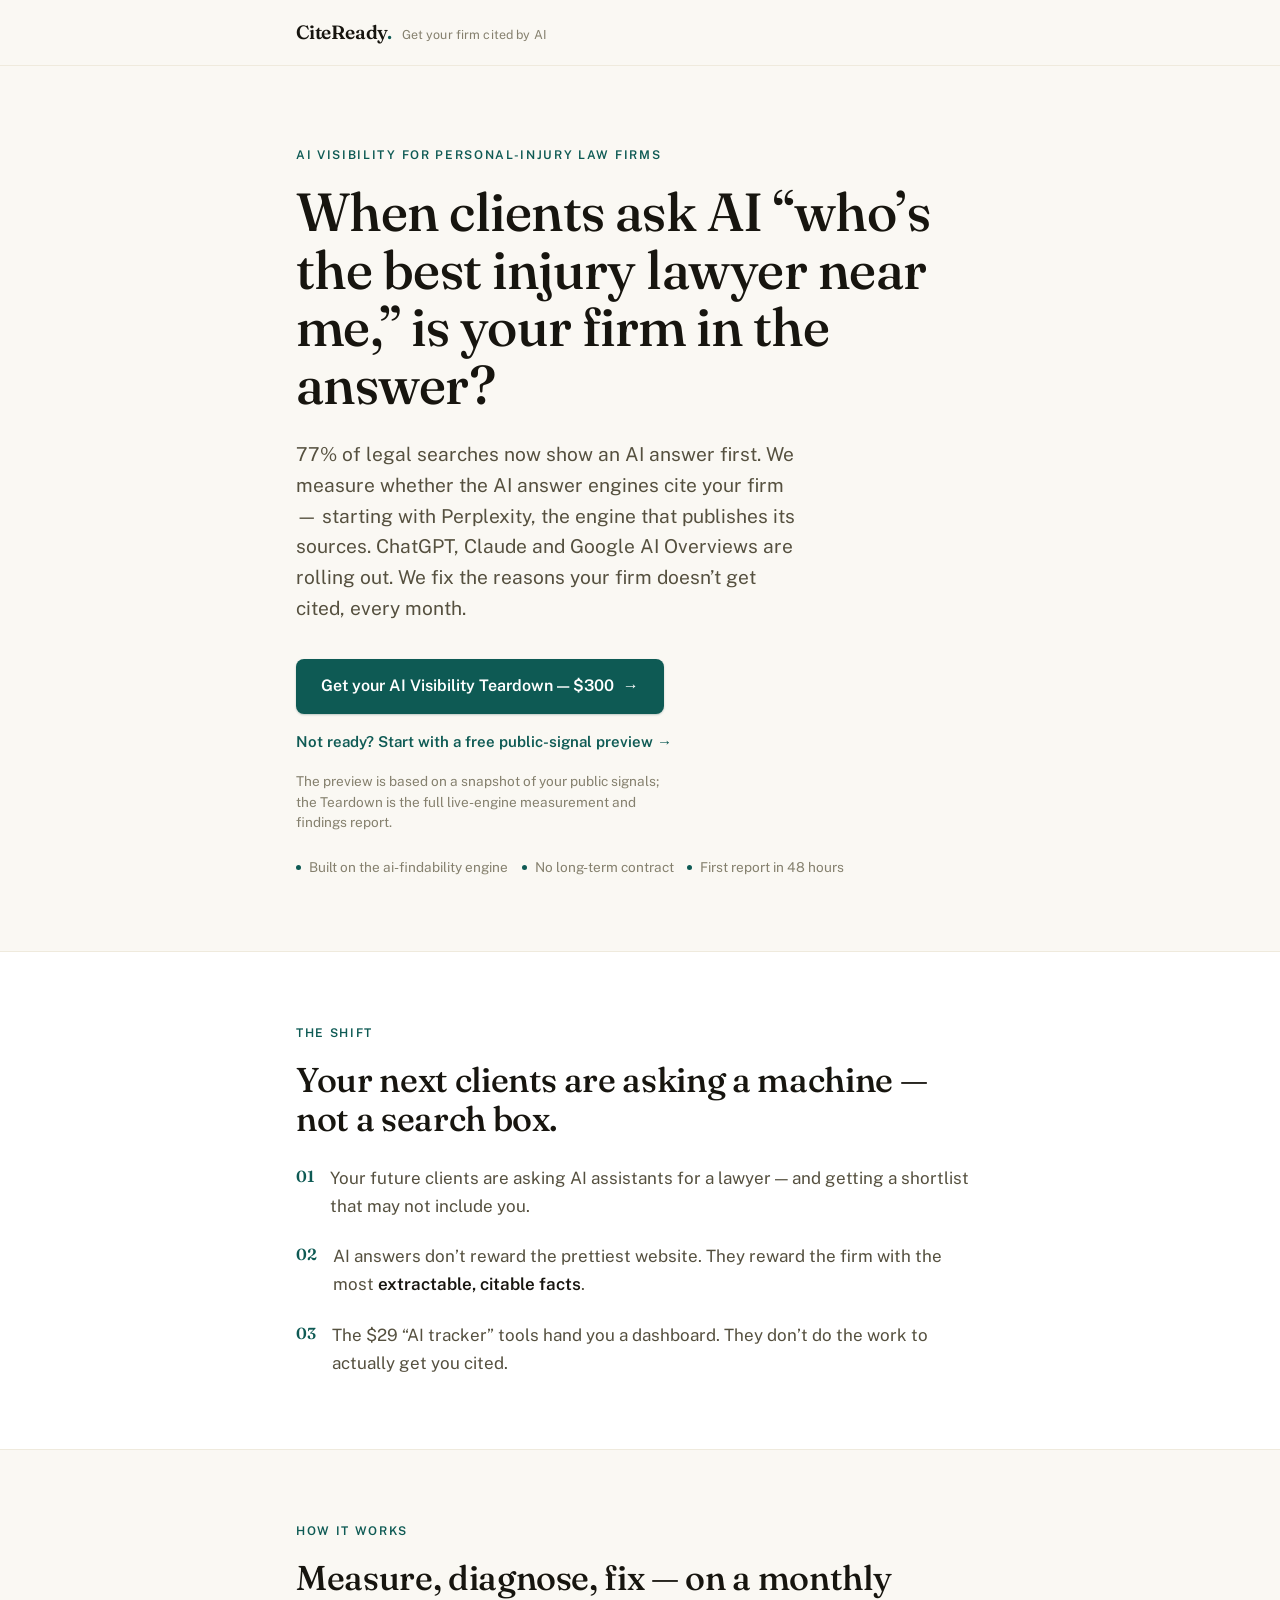
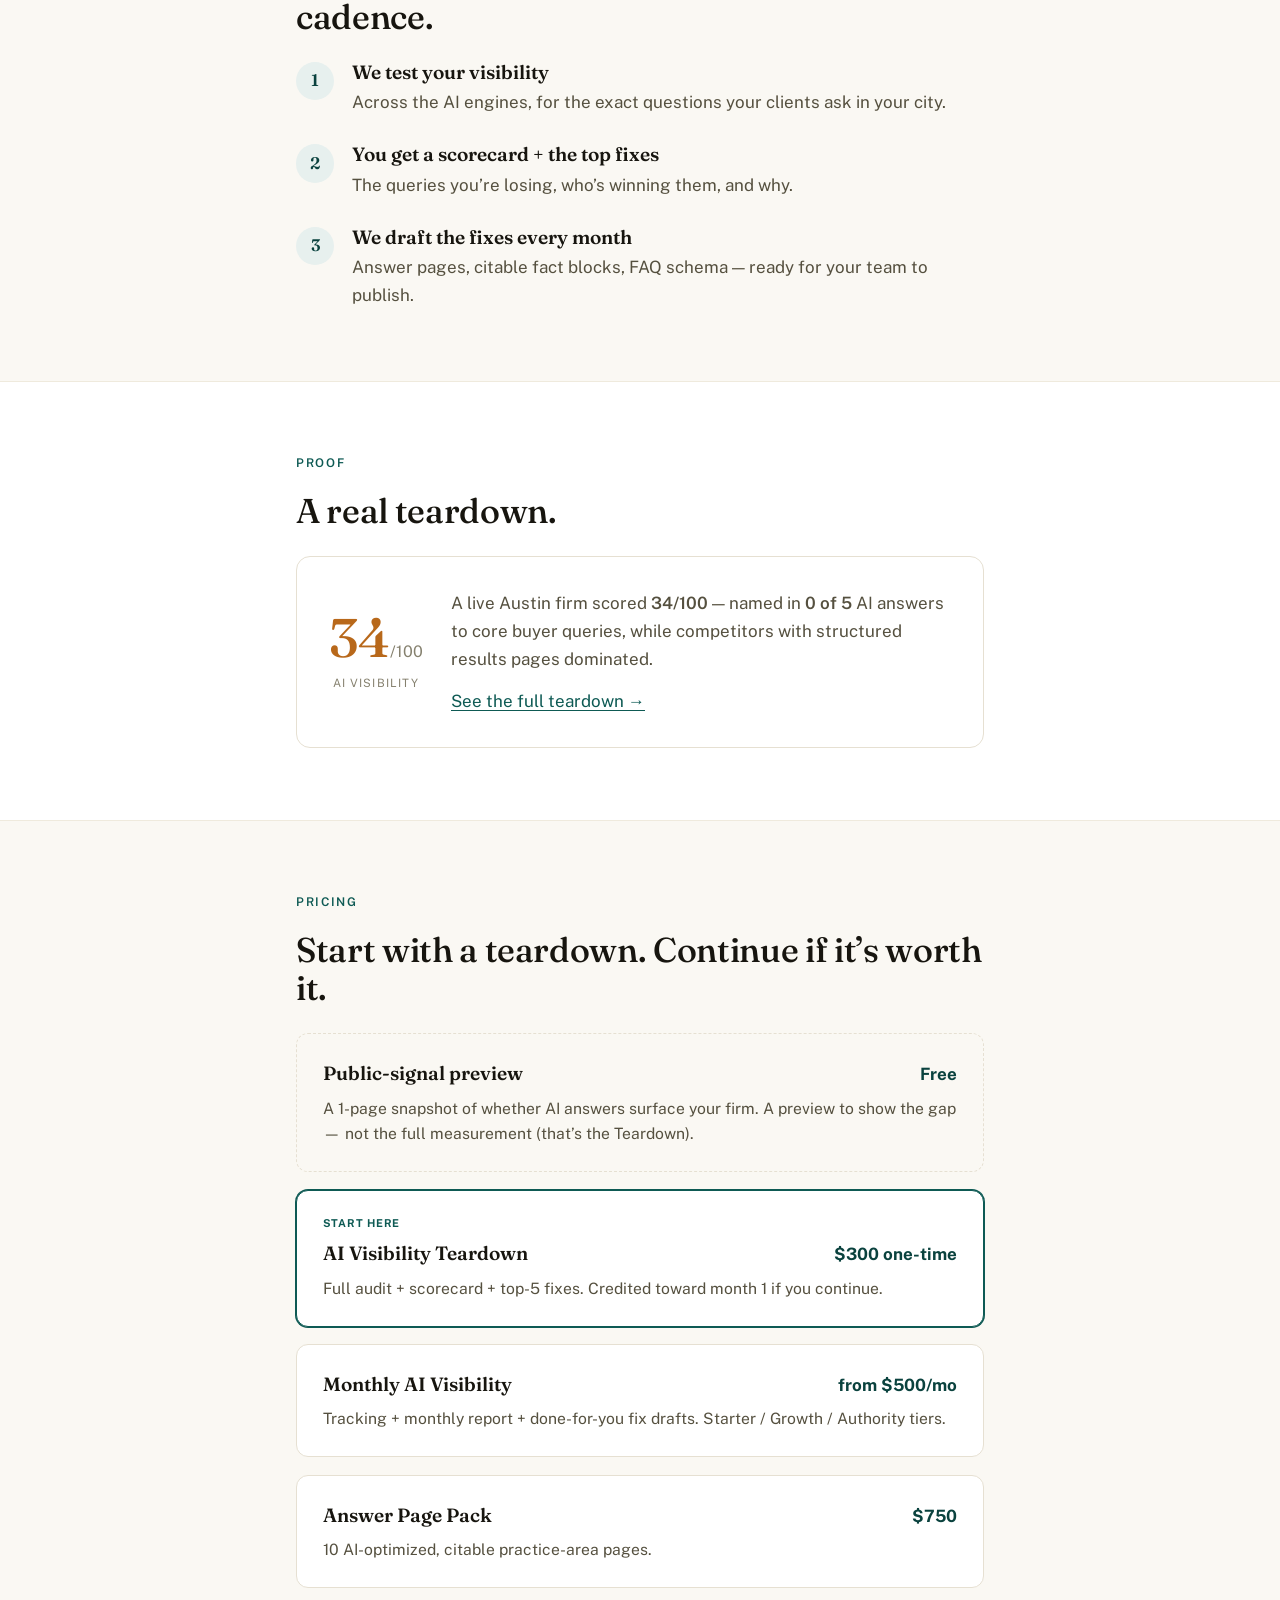
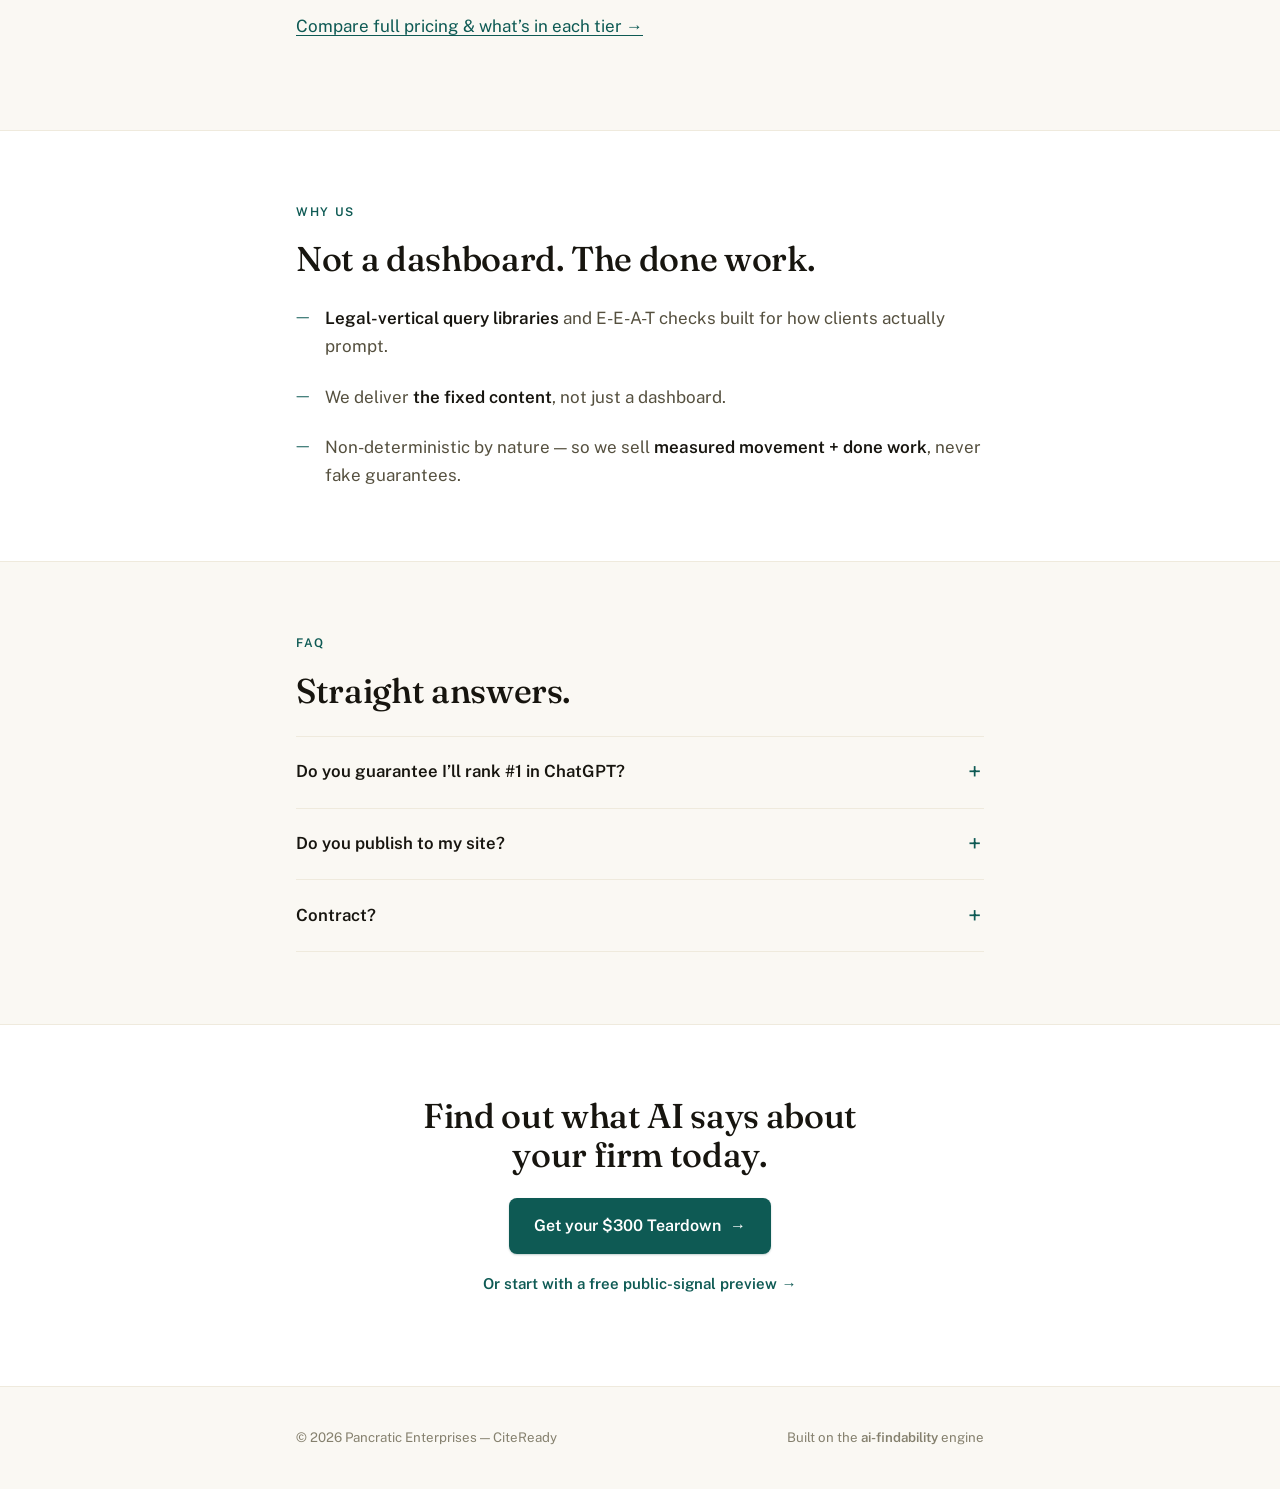
<file: index.html>
<!DOCTYPE html>
<html lang="en">
<head>
<meta charset="utf-8">
<meta name="viewport" content="width=device-width, initial-scale=1">
<title>CiteReady — Get your law firm cited by AI answer engines</title>
<meta name="description" content="CiteReady measures whether AI answer engines cite your personal-injury firm in the answers your future clients see — starting with Perplexity, the engine that publishes its sources — and fixes the reasons they don't, every month.">
<meta name="robots" content="index,follow">
<link rel="canonical" href="https://citeready.pages.dev/">

<meta property="og:type" content="website">
<meta property="og:title" content="Is your firm in the AI answer when clients ask for an injury lawyer?">
<meta property="og:description" content="We measure whether AI answer engines cite your firm, starting with Perplexity — and fix the reasons they don't. Every month.">

<script type="application/ld+json">
{
  "@context": "https://schema.org",
  "@graph": [
    {
      "@type": "Organization",
      "@id": "https://citeready.pages.dev/#organization",
      "name": "CiteReady",
      "url": "https://citeready.pages.dev/",
      "description": "CiteReady measures whether AI answer engines cite personal-injury law firms in the answers their future clients see, and fixes the reasons they don't.",
      "email": "boris.pan+citeready@gmail.com"
    },
    {
      "@type": "Service",
      "name": "AI Visibility Teardown",
      "serviceType": "Generative engine optimization (GEO) audit for law firms",
      "provider": { "@id": "https://citeready.pages.dev/#organization" },
      "areaServed": "US",
      "audience": { "@type": "Audience", "audienceType": "Personal-injury law firms" },
      "description": "A live-probe measurement of whether AI answer engines name and cite a law firm for the buyer-intent queries its future clients actually ask, with a scored report and ranked fixes."
    },
    {
      "@type": "FAQPage",
      "mainEntity": [
        {
          "@type": "Question",
          "name": "Do you guarantee I'll rank #1 in ChatGPT?",
          "acceptedAnswer": {
            "@type": "Answer",
            "text": "No one honestly can — AI answers vary. We guarantee a rigorous monthly measurement and the actual fix work."
          }
        },
        {
          "@type": "Question",
          "name": "Do you publish to my site?",
          "acceptedAnswer": {
            "@type": "Answer",
            "text": "We hand your team publish-ready drafts and specs. (Publishing access optional.)"
          }
        },
        {
          "@type": "Question",
          "name": "Contract?",
          "acceptedAnswer": {
            "@type": "Answer",
            "text": "Month-to-month. Cancel anytime."
          }
        }
      ]
    }
  ]
}
</script>

<link rel="preconnect" href="https://fonts.googleapis.com">
<link rel="preconnect" href="https://fonts.gstatic.com" crossorigin>
<link href="https://fonts.googleapis.com/css2?family=Fraunces:opsz,wght@9..144,400;9..144,500;9..144,600&family=Public+Sans:wght@400;500;600;700&display=swap" rel="stylesheet">
<link rel="stylesheet" href="styles.css">
</head>

<body>

<!--
  ============================================================================
  CTA / PAYMENT LINKS
  - The $300 Teardown buttons go to a live Stripe Payment Link (verified against
    checkout: "AI Visibility Teardown", $300.00 one-time).
  - The free "public-signal preview" CTA is deliberately a mailto: request, NOT a
    Stripe link — it's a per-firm, agent-produced deliverable, not self-serve.
    Contact: boris.pan+citeready@gmail.com
  ============================================================================
-->

<header class="topbar">
  <div class="wrap">
    <a class="wordmark" href="/">CiteReady<span class="dot">.</span></a>
    <span class="byline">Get your firm cited by AI</span>
  </div>
</header>

<main>

  <!-- 1. HERO -->
  <section class="section hero">
    <div class="wrap">
      <p class="eyebrow reveal reveal-1">AI Visibility for Personal-Injury Law Firms</p>
      <h1 class="reveal reveal-1">When clients ask AI &ldquo;who&rsquo;s the best injury lawyer near me,&rdquo; is your firm in the answer?</h1>
      <p class="lede reveal reveal-2">77% of legal searches now show an AI answer first. We measure whether the AI answer engines cite your firm &mdash; starting with Perplexity, the engine that publishes its sources. ChatGPT, Claude and Google AI Overviews are rolling out. We fix the reasons your firm doesn&rsquo;t get cited, every month.</p>
      <div class="cta-row reveal reveal-3">
        <a class="btn btn--primary" href="https://buy.stripe.com/aFa00i4Ww7lO33r4LK83C00">
          Get your AI Visibility Teardown — $300 <span class="arrow">&rarr;</span>
        </a>
        <!-- Free lead-magnet CTA (public-signal preview). Stays a mailto request — it's a
             per-firm, agent-produced deliverable, not self-serve. Do NOT wire to Stripe. -->
        <a class="cta-secondary" href="mailto:boris.pan+citeready@gmail.com?subject=Free%20AI%20visibility%20preview&body=I'd%20like%20a%20free%20public-signal%20preview%20for%20my%20firm.%20Firm%20name%20and%20website%3A%20">
          Not ready? Start with a free public-signal preview <span class="arrow">&rarr;</span>
        </a>
      </div>
      <p class="cta-distinction reveal reveal-3">The preview is based on a snapshot of your public signals; the Teardown is the full live-engine measurement and findings report.</p>
      <div class="trust-line reveal reveal-4">
        <span>Built on the ai-findability engine</span>
        <span>No long-term contract</span>
        <span>First report in 48 hours</span>
      </div>
    </div>
  </section>

  <!-- 2. PROBLEM -->
  <section class="section section--tint">
    <div class="wrap">
      <p class="eyebrow">The shift</p>
      <h2>Your next clients are asking a machine — not a search box.</h2>
      <div class="stack">
        <div class="point">
          <span class="marker">01</span>
          <p>Your future clients are asking AI assistants for a lawyer — and getting a shortlist that may not include you.</p>
        </div>
        <div class="point">
          <span class="marker">02</span>
          <p>AI answers don&rsquo;t reward the prettiest website. They reward the firm with the most <strong>extractable, citable facts</strong>.</p>
        </div>
        <div class="point">
          <span class="marker">03</span>
          <p>The $29 &ldquo;AI tracker&rdquo; tools hand you a dashboard. They don&rsquo;t do the work to actually get you cited.</p>
        </div>
      </div>
    </div>
  </section>

  <!-- 3. HOW IT WORKS -->
  <section class="section">
    <div class="wrap">
      <p class="eyebrow">How it works</p>
      <h2>Measure, diagnose, fix — on a monthly cadence.</h2>
      <div class="steps">
        <div class="step">
          <span class="num"></span>
          <div>
            <h3>We test your visibility</h3>
            <p>Across the AI engines, for the exact questions your clients ask in your city.</p>
          </div>
        </div>
        <div class="step">
          <span class="num"></span>
          <div>
            <h3>You get a scorecard + the top fixes</h3>
            <p>The queries you&rsquo;re losing, who&rsquo;s winning them, and why.</p>
          </div>
        </div>
        <div class="step">
          <span class="num"></span>
          <div>
            <h3>We draft the fixes every month</h3>
            <p>Answer pages, citable fact blocks, FAQ schema — ready for your team to publish.</p>
          </div>
        </div>
      </div>
    </div>
  </section>

  <!-- 4. PROOF -->
  <section class="section section--tint">
    <div class="wrap">
      <p class="eyebrow">Proof</p>
      <h2>A real teardown.</h2>
      <div class="proof-card">
        <div class="score-dial">
          <div><span class="val">34</span><span class="max">/100</span></div>
          <div class="label">AI Visibility</div>
        </div>
        <div class="body">
          <p>A live Austin firm scored <strong>34/100</strong> — named in <strong>0 of 5</strong> AI answers to core buyer queries, while competitors with structured results pages dominated.</p>
          <p><a href="teardown.html">See the full teardown &rarr;</a></p>
        </div>
      </div>
    </div>
  </section>

  <!-- 5. PRICING -->
  <section class="section">
    <div class="wrap">
      <p class="eyebrow">Pricing</p>
      <h2>Start with a teardown. Continue if it&rsquo;s worth it.</h2>
      <div class="tiers">
        <div class="tier tier--free">
          <div class="tier-head">
            <span class="name">Public-signal preview</span>
            <span class="price">Free</span>
          </div>
          <p class="desc">A 1-page snapshot of whether AI answers surface your firm. A preview to show the gap &mdash; not the full measurement (that&rsquo;s the Teardown).</p>
        </div>
        <div class="tier tier--feature">
          <span class="tag">Start here</span>
          <div class="tier-head">
            <span class="name">AI Visibility Teardown</span>
            <span class="price">$300 one-time</span>
          </div>
          <p class="desc">Full audit + scorecard + top-5 fixes. Credited toward month 1 if you continue.</p>
        </div>
        <div class="tier">
          <div class="tier-head">
            <span class="name">Monthly AI Visibility</span>
            <span class="price">from $500/mo</span>
          </div>
          <p class="desc">Tracking + monthly report + done-for-you fix drafts. Starter / Growth / Authority tiers.</p>
        </div>
        <div class="tier">
          <div class="tier-head">
            <span class="name">Answer Page Pack</span>
            <span class="price">$750</span>
          </div>
          <p class="desc">10 AI-optimized, citable practice-area pages.</p>
        </div>
      </div>
      <p style="margin-top:1.5rem"><a href="pricing.html">Compare full pricing &amp; what&rsquo;s in each tier &rarr;</a></p>
    </div>
  </section>

  <!-- 6. WHY US -->
  <section class="section section--tint">
    <div class="wrap">
      <p class="eyebrow">Why us</p>
      <h2>Not a dashboard. The done work.</h2>
      <div class="stack">
        <div class="point">
          <span class="marker">&#8212;</span>
          <p><strong>Legal-vertical query libraries</strong> and E-E-A-T checks built for how clients actually prompt.</p>
        </div>
        <div class="point">
          <span class="marker">&#8212;</span>
          <p>We deliver <strong>the fixed content</strong>, not just a dashboard.</p>
        </div>
        <div class="point">
          <span class="marker">&#8212;</span>
          <p>Non-deterministic by nature — so we sell <strong>measured movement + done work</strong>, never fake guarantees.</p>
        </div>
      </div>
    </div>
  </section>

  <!-- 7. FAQ -->
  <section class="section">
    <div class="wrap">
      <p class="eyebrow">FAQ</p>
      <h2>Straight answers.</h2>
      <div class="faq">
        <details>
          <summary>Do you guarantee I&rsquo;ll rank #1 in ChatGPT?</summary>
          <p>No one honestly can — AI answers vary. We guarantee a rigorous monthly measurement and the actual fix work.</p>
        </details>
        <details>
          <summary>Do you publish to my site?</summary>
          <p>We hand your team publish-ready drafts and specs. (Publishing access optional.)</p>
        </details>
        <details>
          <summary>Contract?</summary>
          <p>Month-to-month. Cancel anytime.</p>
        </details>
      </div>
    </div>
  </section>

  <!-- 8. FINAL CTA -->
  <section class="section section--tint final">
    <div class="wrap">
      <h2>Find out what AI says about your firm today.</h2>
      <a class="btn btn--primary" href="https://buy.stripe.com/aFa00i4Ww7lO33r4LK83C00">
        Get your $300 Teardown <span class="arrow">&rarr;</span>
      </a>
      <!-- Free lead-magnet CTA — stays a mailto request, not Stripe. -->
      <p class="final-secondary"><a href="mailto:boris.pan+citeready@gmail.com?subject=Free%20AI%20visibility%20preview&body=I'd%20like%20a%20free%20public-signal%20preview%20for%20my%20firm.%20Firm%20name%20and%20website%3A%20">Or start with a free public-signal preview <span class="arrow">&rarr;</span></a></p>
    </div>
  </section>

</main>

<footer class="footer">
  <div class="wrap">
    <span>© 2026 Pancratic Enterprises — CiteReady</span>
    <span>Built on the <strong>ai-findability</strong> engine</span>
  </div>
</footer>

<!-- Cloudflare Web Analytics — token is public by design, safe to commit. -->
<script type="module" src="https://static.cloudflareinsights.com/beacon.min.js" data-cf-beacon='{"token": "3e670fac118048748fa1df67899628dd"}'></script>

</body>
</html>
</file>
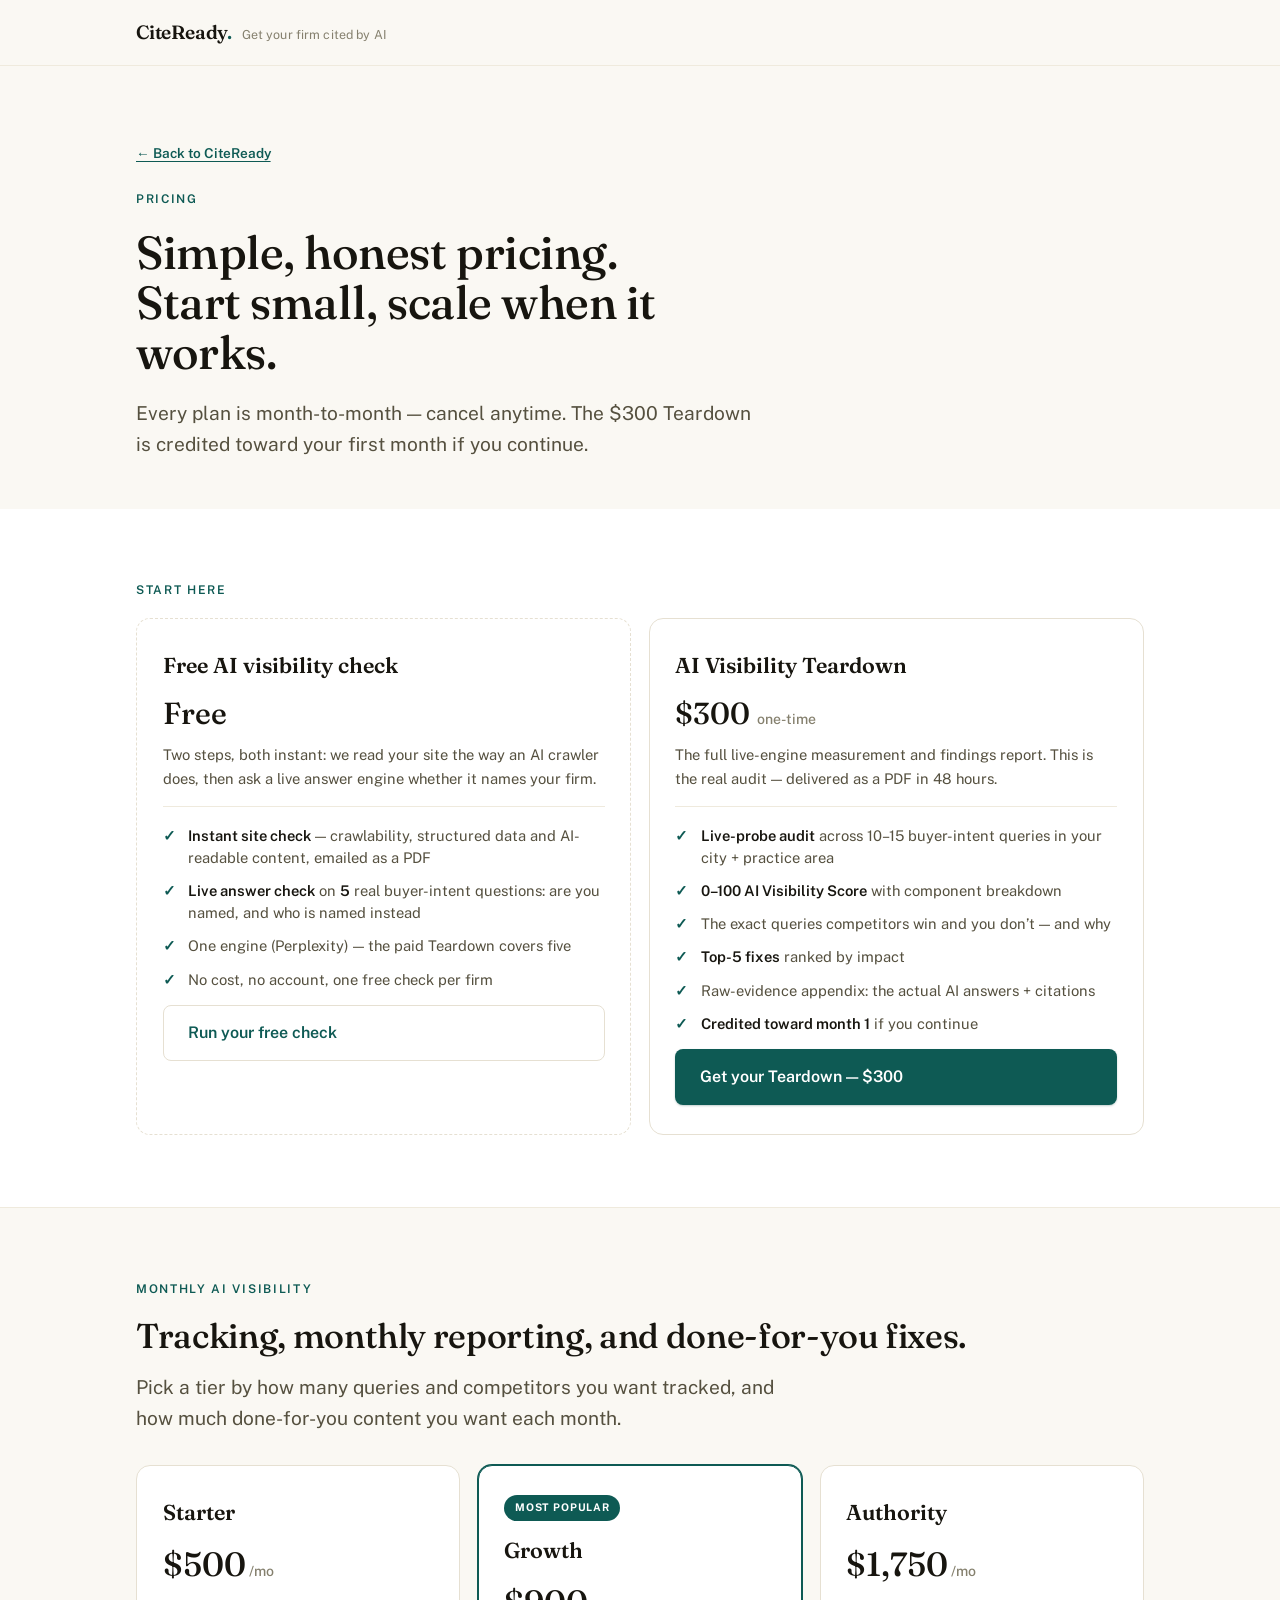
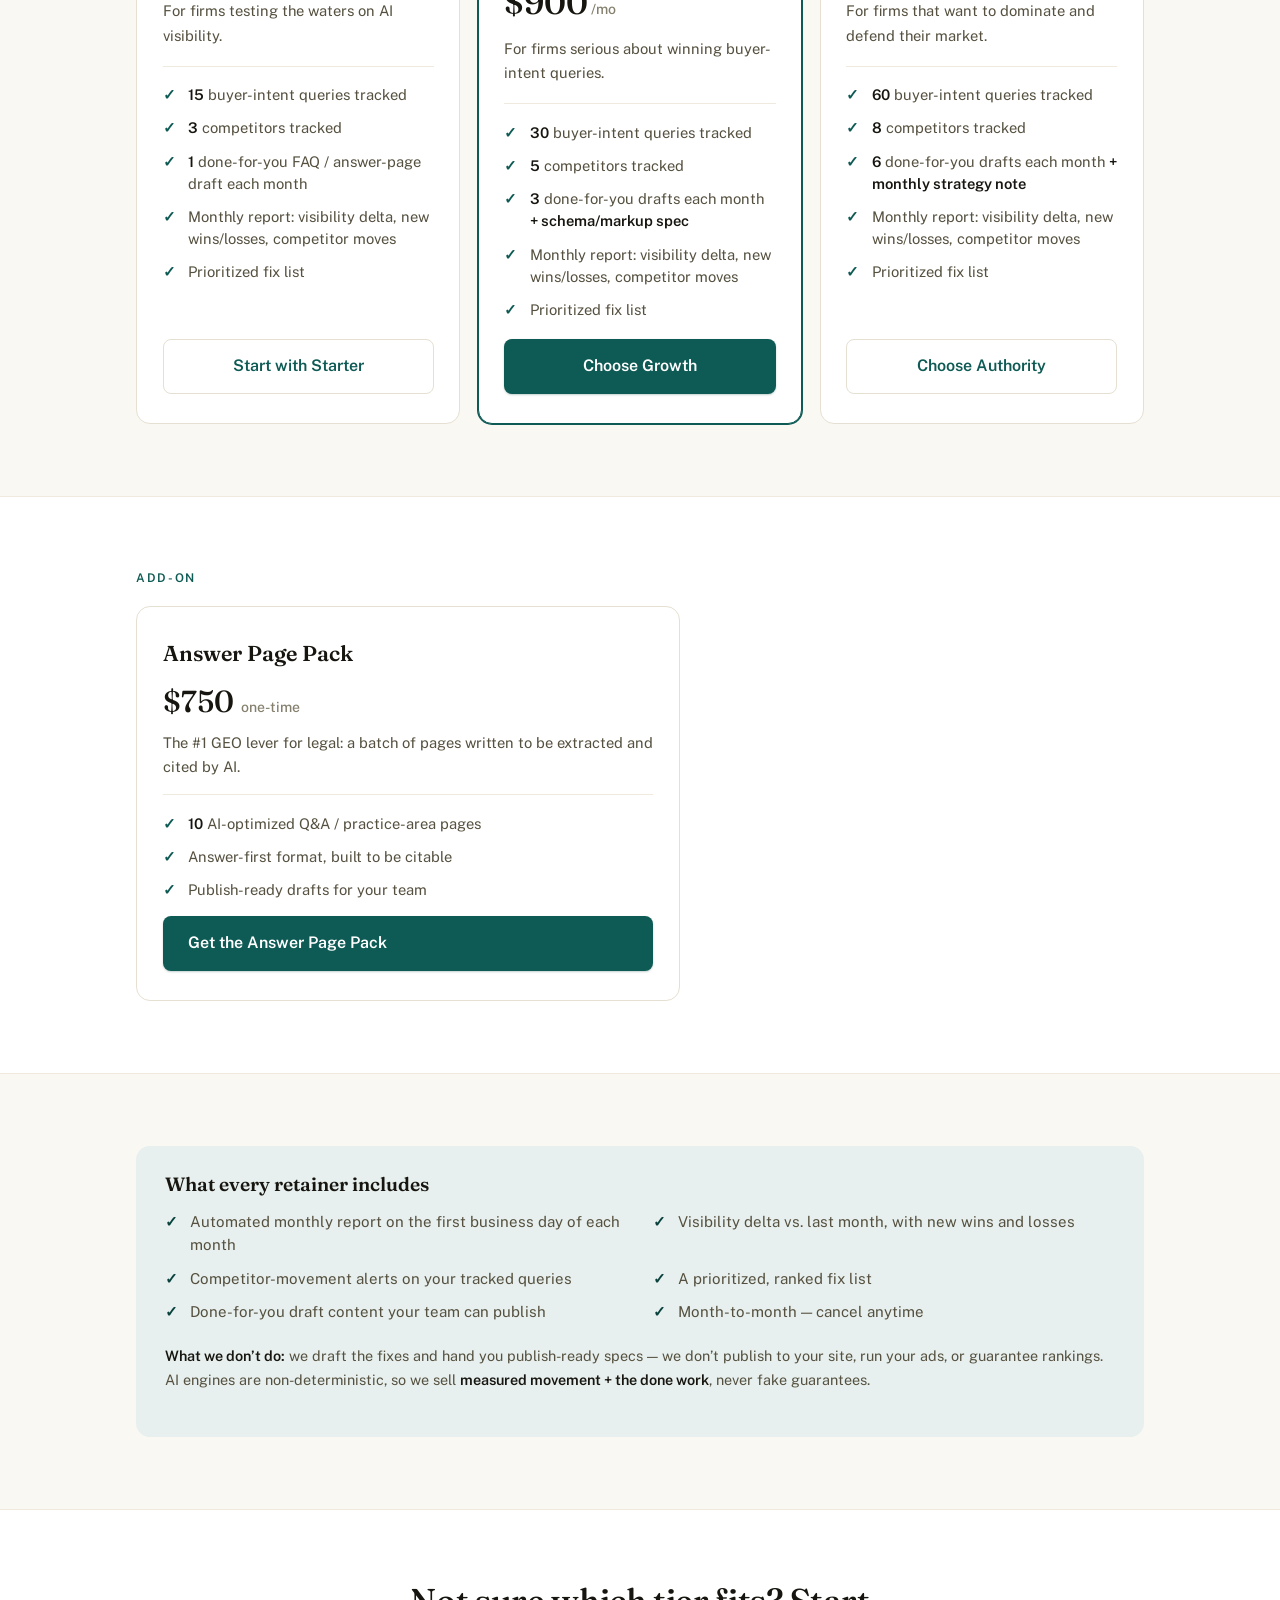
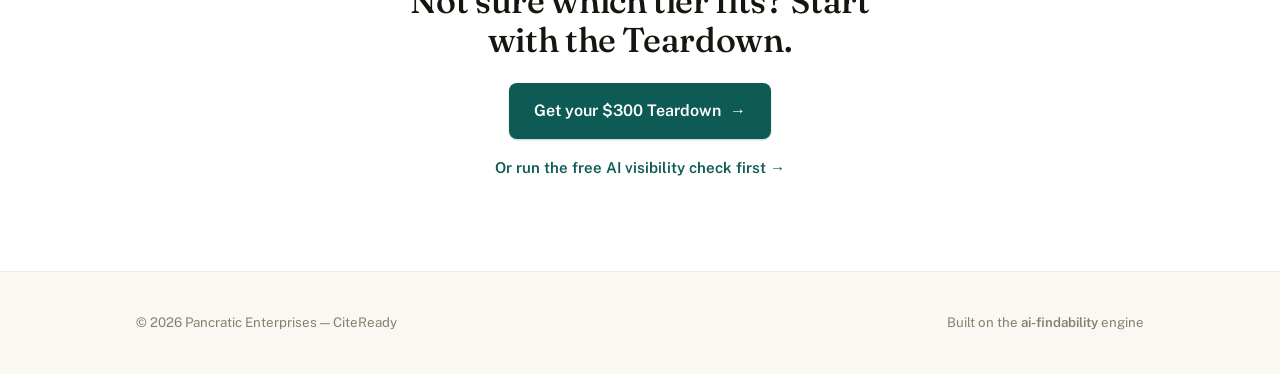
<file: pricing.html>
<!DOCTYPE html>
<html lang="en">
<head>
<meta charset="utf-8">
<meta name="viewport" content="width=device-width, initial-scale=1">
<title>Pricing — CiteReady</title>
<meta name="description" content="CiteReady pricing: the free public-signal preview, the $300 AI Visibility Teardown, monthly retainer tiers (Starter / Growth / Authority), and the Answer Page Pack — with exactly what's included in each.">
<meta name="robots" content="index,follow">

<link rel="preconnect" href="https://fonts.googleapis.com">
<link rel="preconnect" href="https://fonts.gstatic.com" crossorigin>
<link href="https://fonts.googleapis.com/css2?family=Fraunces:opsz,wght@9..144,400;9..144,500;9..144,600&family=Public+Sans:wght@400;500;600;700&display=swap" rel="stylesheet">
<link rel="stylesheet" href="styles.css">
</head>

<body>

<!--
  ============================================================================
  CTA / PAYMENT LINKS
  - All 5 paid CTAs go to live Stripe Payment Links. Each was verified against its own
    checkout page: Teardown $300 one-time · Starter $500/mo · Growth $900/mo ·
    Authority $1,750/mo · Answer Page Pack $750 one-time.
  - The free CTA points at the self-serve preview app (the ai-findability deploy) — never
    wire it to Stripe. It was a mailto: hand-off until 2026-08-29, when the preview became
    automated: instant crawl audit emailed as a PDF, plus an opt-in live single-engine check
    gated by Turnstile + email confirmation, capped at one per firm.
  - Update the href here if the preview moves to its own subdomain (e.g. app.citeready.com).
  ============================================================================
-->

<header class="topbar">
  <div class="wrap wrap--wide">
    <a class="wordmark" href="/">CiteReady<span class="dot">.</span></a>
    <span class="byline">Get your firm cited by AI</span>
  </div>
</header>

<main>

  <section class="section" style="padding-bottom:2rem">
    <div class="wrap wrap--wide">
      <a class="back-link" href="/">&larr; Back to CiteReady</a>
      <p class="eyebrow" style="margin-top:1.5rem">Pricing</p>
      <h1 style="font-size:clamp(2rem,4.6vw,2.9rem);max-width:18ch">Simple, honest pricing. Start small, scale when it works.</h1>
      <p class="lede" style="max-width:52ch;margin-top:1.25rem">Every plan is month-to-month — cancel anytime. The $300 Teardown is credited toward your first month if you continue.</p>
    </div>
  </section>

  <!-- START HERE: free preview + teardown -->
  <section class="section section--tint" style="border-top:0">
    <div class="wrap wrap--wide">
      <p class="eyebrow">Start here</p>
      <div class="onetime-grid">

        <div class="onetime onetime--free">
          <div class="plan-name">Free AI visibility check</div>
          <div class="plan-price">Free</div>
          <p class="plan-pos">Two steps, both instant: we read your site the way an AI crawler does, then ask a live answer engine whether it names your firm.</p>
          <ul class="feat-list">
            <li><strong>Instant site check</strong> &mdash; crawlability, structured data and AI-readable content, emailed as a PDF</li>
            <li><strong>Live answer check</strong> on <strong>5</strong> real buyer-intent questions: are you named, and who is named instead</li>
            <li>One engine (Perplexity) &mdash; the paid Teardown covers five</li>
            <li>No cost, no account, one free check per firm</li>
          </ul>
          <!-- Free lead-magnet CTA — the self-serve preview app, never Stripe. -->
          <a class="btn btn--ghost" href="https://ai-findability.vercel.app/">Run your free check</a>
        </div>

        <div class="onetime">
          <div class="plan-name">AI Visibility Teardown</div>
          <div class="plan-price">$300 <span class="per">one-time</span></div>
          <p class="plan-pos">The full live-engine measurement and findings report. This is the real audit — delivered as a PDF in 48 hours.</p>
          <ul class="feat-list">
            <li><strong>Live-probe audit</strong> across 10&ndash;15 buyer-intent queries in your city + practice area</li>
            <li><strong>0&ndash;100 AI Visibility Score</strong> with component breakdown</li>
            <li>The exact queries competitors win and you don&rsquo;t &mdash; and why</li>
            <li><strong>Top-5 fixes</strong> ranked by impact</li>
            <li>Raw-evidence appendix: the actual AI answers + citations</li>
            <li><strong>Credited toward month 1</strong> if you continue</li>
          </ul>
          <a class="btn btn--primary" href="https://buy.stripe.com/aFa00i4Ww7lO33r4LK83C00">Get your Teardown &mdash; $300</a>
        </div>

      </div>
    </div>
  </section>

  <!-- MONTHLY RETAINER TIERS -->
  <section class="section">
    <div class="wrap wrap--wide">
      <p class="eyebrow">Monthly AI Visibility</p>
      <h2>Tracking, monthly reporting, and done-for-you fixes.</h2>
      <p class="lede" style="max-width:54ch;margin-top:-0.6rem;margin-bottom:2rem">Pick a tier by how many queries and competitors you want tracked, and how much done-for-you content you want each month.</p>

      <div class="plan-grid">

        <div class="plan">
          <div class="plan-name">Starter</div>
          <div class="plan-price">$500<span class="per"> /mo</span></div>
          <p class="plan-pos">For firms testing the waters on AI visibility.</p>
          <ul class="feat-list">
            <li><strong>15</strong> buyer-intent queries tracked</li>
            <li><strong>3</strong> competitors tracked</li>
            <li><strong>1</strong> done-for-you FAQ / answer-page draft each month</li>
            <li>Monthly report: visibility delta, new wins/losses, competitor moves</li>
            <li>Prioritized fix list</li>
          </ul>
          <a class="btn btn--ghost" href="https://buy.stripe.com/4gM9AS9cM6hKdI50vu83C02">Start with Starter</a>
        </div>

        <div class="plan plan--featured">
          <span class="plan-tag">Most popular</span>
          <div class="plan-name">Growth</div>
          <div class="plan-price">$900<span class="per"> /mo</span></div>
          <p class="plan-pos">For firms serious about winning buyer-intent queries.</p>
          <ul class="feat-list">
            <li><strong>30</strong> buyer-intent queries tracked</li>
            <li><strong>5</strong> competitors tracked</li>
            <li><strong>3</strong> done-for-you drafts each month <strong>+ schema/markup spec</strong></li>
            <li>Monthly report: visibility delta, new wins/losses, competitor moves</li>
            <li>Prioritized fix list</li>
          </ul>
          <a class="btn btn--primary" href="https://buy.stripe.com/14A14m2OogWocE10vu83C01">Choose Growth</a>
        </div>

        <div class="plan">
          <div class="plan-name">Authority</div>
          <div class="plan-price">$1,750<span class="per"> /mo</span></div>
          <p class="plan-pos">For firms that want to dominate and defend their market.</p>
          <ul class="feat-list">
            <li><strong>60</strong> buyer-intent queries tracked</li>
            <li><strong>8</strong> competitors tracked</li>
            <li><strong>6</strong> done-for-you drafts each month <strong>+ monthly strategy note</strong></li>
            <li>Monthly report: visibility delta, new wins/losses, competitor moves</li>
            <li>Prioritized fix list</li>
          </ul>
          <a class="btn btn--ghost" href="https://buy.stripe.com/aFabJ00Gg5dGcE1a6483C03">Choose Authority</a>
        </div>

      </div>
    </div>
  </section>

  <!-- ADD-ON -->
  <section class="section section--tint">
    <div class="wrap wrap--wide">
      <p class="eyebrow">Add-on</p>
      <div class="onetime" style="max-width:34rem">
        <div class="plan-name">Answer Page Pack</div>
        <div class="plan-price">$750 <span class="per">one-time</span></div>
        <p class="plan-pos">The #1 GEO lever for legal: a batch of pages written to be extracted and cited by AI.</p>
        <ul class="feat-list">
          <li><strong>10</strong> AI-optimized Q&amp;A / practice-area pages</li>
          <li>Answer-first format, built to be citable</li>
          <li>Publish-ready drafts for your team</li>
        </ul>
        <a class="btn btn--primary" href="https://buy.stripe.com/dRmdR83Ss49CeM90vu83C04">Get the Answer Page Pack</a>
      </div>
    </div>
  </section>

  <!-- WHAT EVERY PLAN INCLUDES + SCOPE HONESTY -->
  <section class="section">
    <div class="wrap wrap--wide">
      <div class="includes-band">
        <h3>What every retainer includes</h3>
        <ul class="includes-list">
          <li>Automated monthly report on the first business day of each month</li>
          <li>Visibility delta vs. last month, with new wins and losses</li>
          <li>Competitor-movement alerts on your tracked queries</li>
          <li>A prioritized, ranked fix list</li>
          <li>Done-for-you draft content your team can publish</li>
          <li>Month-to-month &mdash; cancel anytime</li>
        </ul>
        <p class="scope-note"><strong>What we don&rsquo;t do:</strong> we draft the fixes and hand you publish-ready specs &mdash; we don&rsquo;t publish to your site, run your ads, or guarantee rankings. AI engines are non-deterministic, so we sell <strong>measured movement + the done work</strong>, never fake guarantees.</p>
      </div>
    </div>
  </section>

  <!-- FINAL CTA -->
  <section class="section section--tint final">
    <div class="wrap">
      <h2>Not sure which tier fits? Start with the Teardown.</h2>
      <a class="btn btn--primary" href="https://buy.stripe.com/aFa00i4Ww7lO33r4LK83C00">
        Get your $300 Teardown <span class="arrow">&rarr;</span>
      </a>
      <p class="final-secondary"><a href="https://ai-findability.vercel.app/">Or run the free AI visibility check first <span class="arrow">&rarr;</span></a></p>
    </div>
  </section>

</main>

<footer class="footer">
  <div class="wrap wrap--wide">
    <span>© 2026 Pancratic Enterprises — CiteReady</span>
    <span>Built on the <strong>ai-findability</strong> engine</span>
  </div>
</footer>

<!-- Cloudflare Web Analytics — token is public by design, safe to commit. -->
<script type="module" src="https://static.cloudflareinsights.com/beacon.min.js" data-cf-beacon='{"token": "3e670fac118048748fa1df67899628dd"}'></script>

</body>
</html>
</file>
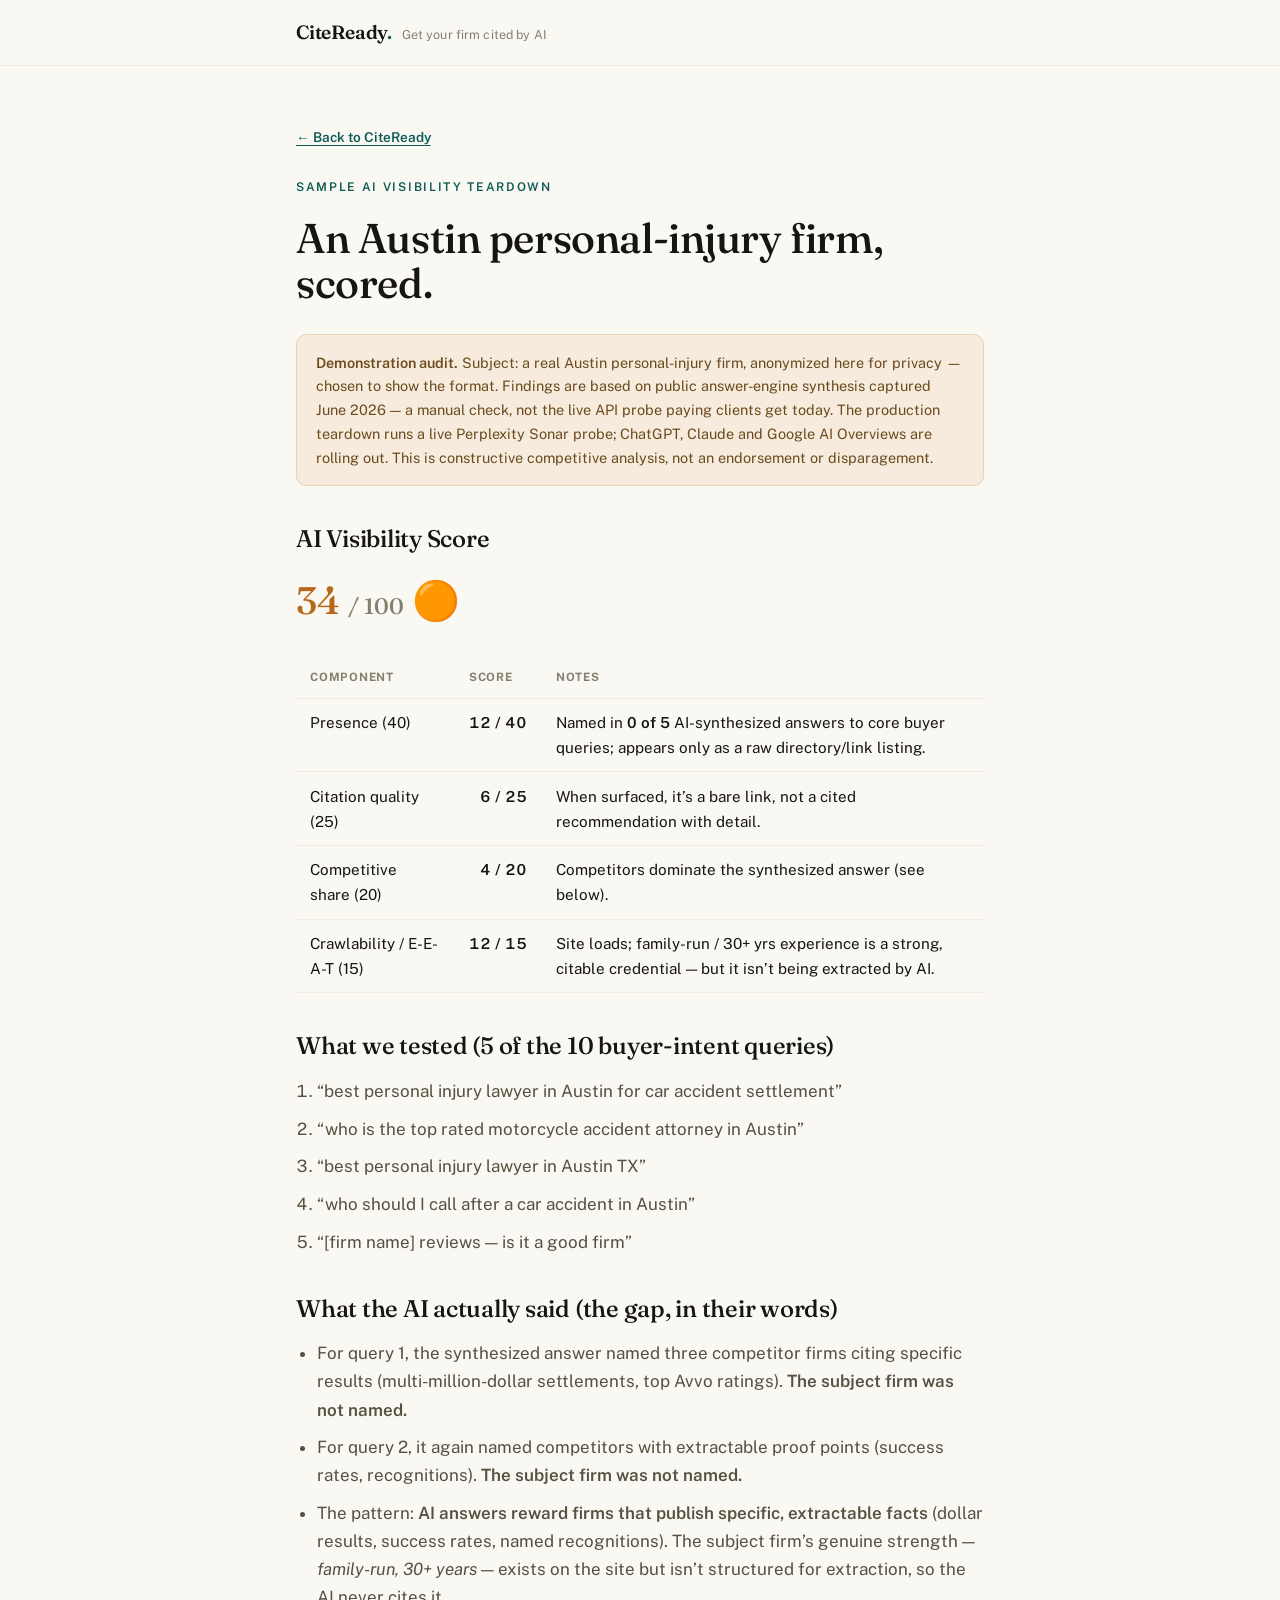
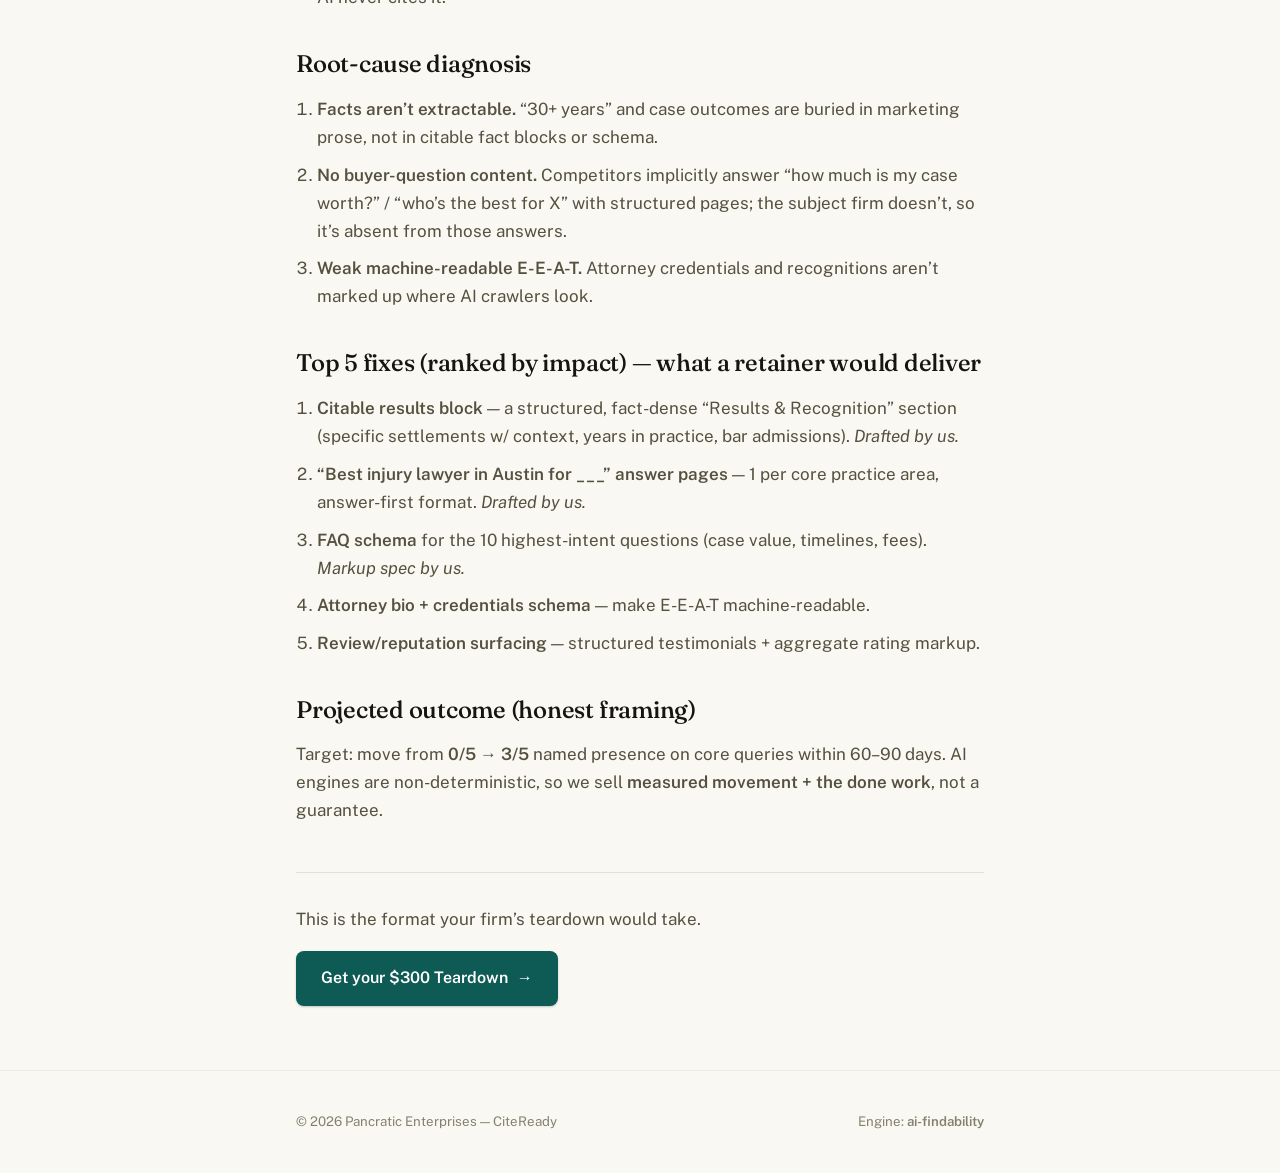
<file: teardown.html>
<!DOCTYPE html>
<html lang="en">
<head>
<meta charset="utf-8">
<meta name="viewport" content="width=device-width, initial-scale=1">
<title>Sample AI Visibility Teardown — CiteReady</title>
<meta name="description" content="A real, anonymized sample of a CiteReady AI Visibility Teardown for an Austin personal-injury firm — the same format we deliver to paying clients.">
<meta name="robots" content="index,follow">
<link rel="canonical" href="https://citeready.pages.dev/teardown.html">

<script type="application/ld+json">
{
  "@context": "https://schema.org",
  "@type": "Organization",
  "@id": "https://citeready.pages.dev/#organization",
  "name": "CiteReady",
  "url": "https://citeready.pages.dev/",
  "description": "CiteReady measures whether AI answer engines cite personal-injury law firms in the answers their future clients see, and fixes the reasons they don't.",
  "email": "boris.pan+citeready@gmail.com"
}
</script>

<link rel="preconnect" href="https://fonts.googleapis.com">
<link rel="preconnect" href="https://fonts.gstatic.com" crossorigin>
<link href="https://fonts.googleapis.com/css2?family=Fraunces:opsz,wght@9..144,400;9..144,500;9..144,600&family=Public+Sans:wght@400;500;600;700&display=swap" rel="stylesheet">
<link rel="stylesheet" href="styles.css">
</head>

<body>

<header class="topbar">
  <div class="wrap">
    <a class="wordmark" href="/">CiteReady<span class="dot">.</span></a>
    <span class="byline">Get your firm cited by AI</span>
  </div>
</header>

<main class="doc">
  <div class="wrap">
    <a class="back" href="/">&larr; Back to CiteReady</a>

    <p class="eyebrow" style="margin-top:1.75rem">Sample AI Visibility Teardown</p>
    <h1 style="font-size:clamp(1.9rem,4.5vw,2.6rem)">An Austin personal-injury firm, scored.</h1>

    <div class="disclaimer">
      <strong>Demonstration audit.</strong> Subject: a real Austin personal-injury firm, anonymized here for privacy —
      chosen to show the format. Findings are based on public answer-engine synthesis captured June 2026 — a manual
      check, not the live API probe paying clients get today. The production teardown runs a live Perplexity Sonar
      probe; ChatGPT, Claude and Google AI Overviews are rolling out. This is constructive competitive analysis, not
      an endorsement or disparagement.
    </div>

    <h2 style="margin-top:0">AI Visibility Score</h2>
    <div class="score-headline">34 <span class="max">/ 100</span> 🟠</div>

    <table>
      <thead>
        <tr><th>Component</th><th class="num-cell">Score</th><th>Notes</th></tr>
      </thead>
      <tbody>
        <tr>
          <td>Presence (40)</td>
          <td class="num-cell">12 / 40</td>
          <td>Named in <strong>0 of 5</strong> AI-synthesized answers to core buyer queries; appears only as a raw directory/link listing.</td>
        </tr>
        <tr>
          <td>Citation quality (25)</td>
          <td class="num-cell">6 / 25</td>
          <td>When surfaced, it&rsquo;s a bare link, not a cited recommendation with detail.</td>
        </tr>
        <tr>
          <td>Competitive share (20)</td>
          <td class="num-cell">4 / 20</td>
          <td>Competitors dominate the synthesized answer (see below).</td>
        </tr>
        <tr>
          <td>Crawlability / E-E-A-T (15)</td>
          <td class="num-cell">12 / 15</td>
          <td>Site loads; family-run / 30+ yrs experience is a strong, citable credential — but it isn&rsquo;t being extracted by AI.</td>
        </tr>
      </tbody>
    </table>

    <h2>What we tested (5 of the 10 buyer-intent queries)</h2>
    <ol>
      <li>&ldquo;best personal injury lawyer in Austin for car accident settlement&rdquo;</li>
      <li>&ldquo;who is the top rated motorcycle accident attorney in Austin&rdquo;</li>
      <li>&ldquo;best personal injury lawyer in Austin TX&rdquo;</li>
      <li>&ldquo;who should I call after a car accident in Austin&rdquo;</li>
      <li>&ldquo;[firm name] reviews — is it a good firm&rdquo;</li>
    </ol>

    <h2>What the AI actually said (the gap, in their words)</h2>
    <ul>
      <li>For query 1, the synthesized answer named three competitor firms citing specific results (multi-million-dollar settlements, top Avvo ratings). <strong>The subject firm was not named.</strong></li>
      <li>For query 2, it again named competitors with extractable proof points (success rates, recognitions). <strong>The subject firm was not named.</strong></li>
      <li>The pattern: <strong>AI answers reward firms that publish specific, extractable facts</strong> (dollar results, success rates, named recognitions). The subject firm&rsquo;s genuine strength — <em>family-run, 30+ years</em> — exists on the site but isn&rsquo;t structured for extraction, so the AI never cites it.</li>
    </ul>

    <h2>Root-cause diagnosis</h2>
    <ol>
      <li><strong>Facts aren&rsquo;t extractable.</strong> &ldquo;30+ years&rdquo; and case outcomes are buried in marketing prose, not in citable fact blocks or schema.</li>
      <li><strong>No buyer-question content.</strong> Competitors implicitly answer &ldquo;how much is my case worth?&rdquo; / &ldquo;who&rsquo;s the best for X&rdquo; with structured pages; the subject firm doesn&rsquo;t, so it&rsquo;s absent from those answers.</li>
      <li><strong>Weak machine-readable E-E-A-T.</strong> Attorney credentials and recognitions aren&rsquo;t marked up where AI crawlers look.</li>
    </ol>

    <h2>Top 5 fixes (ranked by impact) — what a retainer would deliver</h2>
    <ol>
      <li><strong>Citable results block</strong> — a structured, fact-dense &ldquo;Results &amp; Recognition&rdquo; section (specific settlements w/ context, years in practice, bar admissions). <em>Drafted by us.</em></li>
      <li><strong>&ldquo;Best injury lawyer in Austin for ___&rdquo; answer pages</strong> — 1 per core practice area, answer-first format. <em>Drafted by us.</em></li>
      <li><strong>FAQ schema</strong> for the 10 highest-intent questions (case value, timelines, fees). <em>Markup spec by us.</em></li>
      <li><strong>Attorney bio + credentials schema</strong> — make E-E-A-T machine-readable.</li>
      <li><strong>Review/reputation surfacing</strong> — structured testimonials + aggregate rating markup.</li>
    </ol>

    <h2>Projected outcome (honest framing)</h2>
    <p style="color:var(--ink-soft)">Target: move from <strong>0/5 &rarr; 3/5</strong> named presence on core queries within 60–90 days. AI engines are non-deterministic, so we sell <strong>measured movement + the done work</strong>, not a guarantee.</p>

    <div style="margin-top:3rem;padding-top:2rem;border-top:1px solid var(--line)">
      <p style="color:var(--ink-soft)">This is the format your firm&rsquo;s teardown would take.</p>
      <a class="btn btn--primary" href="https://buy.stripe.com/aFa00i4Ww7lO33r4LK83C00">
        Get your $300 Teardown <span class="arrow">&rarr;</span>
      </a>
    </div>
  </div>
</main>

<footer class="footer">
  <div class="wrap">
    <span>© 2026 Pancratic Enterprises — CiteReady</span>
    <span>Engine: <strong>ai-findability</strong></span>
  </div>
</footer>

<!-- Cloudflare Web Analytics — token is public by design, safe to commit. -->
<script type="module" src="https://static.cloudflareinsights.com/beacon.min.js" data-cf-beacon='{"token": "3e670fac118048748fa1df67899628dd"}'></script>

</body>
</html>
</file>
<file: styles.css>
/* CiteReady — shared styles for landing + teardown pages.
   Refined-minimal, B2B trust page. Zero JS. */

:root {
  --paper:      #FAF8F3;
  --surface:    #FFFFFF;
  --ink:        #17150F;
  --ink-soft:   #55503F;
  --ink-faint:  #85806E;
  --accent:     #0E5A54;
  --accent-deep:#0A423E;
  --accent-tint:#E7F0EE;
  --amber:      #B8681A;
  --amber-tint: #F6EBDC;
  --line:       #E6E0D2;
  --line-soft:  #EFEADD;

  --font-display: "Fraunces", Georgia, "Times New Roman", serif;
  --font-body: "Public Sans", -apple-system, BlinkMacSystemFont, "Segoe UI", sans-serif;

  --wrap: 46rem;      /* ~736px reading column */
  --wrap-wide: 66rem;
}

* { box-sizing: border-box; }

html { -webkit-text-size-adjust: 100%; scroll-behavior: smooth; }

body {
  margin: 0;
  background: var(--paper);
  color: var(--ink);
  font-family: var(--font-body);
  font-size: 1.0625rem;
  line-height: 1.65;
  font-weight: 400;
  -webkit-font-smoothing: antialiased;
  text-rendering: optimizeLegibility;
}

/* ---------- layout ---------- */
.wrap { width: 100%; max-width: var(--wrap); margin-inline: auto; padding-inline: 1.5rem; }
.section { padding-block: 4.5rem; border-top: 1px solid var(--line-soft); }
.section:first-of-type { border-top: 0; }
.section--tint { background: var(--surface); }

.eyebrow {
  font-size: 0.75rem;
  font-weight: 600;
  letter-spacing: 0.14em;
  text-transform: uppercase;
  color: var(--accent);
  margin: 0 0 1.1rem;
}

/* ---------- typography ---------- */
h1, h2, h3 { font-family: var(--font-display); font-weight: 500; color: var(--ink); line-height: 1.12; letter-spacing: -0.01em; margin: 0; font-optical-sizing: auto; }
h1 { font-size: clamp(2.15rem, 5.2vw, 3.35rem); line-height: 1.08; }
h2 { font-size: clamp(1.6rem, 3.6vw, 2.15rem); margin-bottom: 1.6rem; }
h3 { font-size: 1.2rem; font-weight: 600; letter-spacing: 0; }
p { margin: 0 0 1.1rem; }
a { color: var(--accent); text-underline-offset: 3px; text-decoration-thickness: 1px; }
a:hover { color: var(--accent-deep); }
strong { font-weight: 600; }
.lede { font-size: 1.2rem; line-height: 1.6; color: var(--ink-soft); }

/* ---------- top bar ---------- */
.topbar { border-bottom: 1px solid var(--line-soft); background: var(--paper); }
.topbar .wrap { display: flex; align-items: baseline; gap: 0.6rem; padding-block: 1.05rem; }
.wordmark { font-family: var(--font-display); font-weight: 600; font-size: 1.2rem; letter-spacing: -0.01em; color: var(--ink); text-decoration: none; }
.wordmark .dot { color: var(--accent); }
.byline { font-size: 0.78rem; color: var(--ink-faint); letter-spacing: 0.01em; }

/* ---------- hero ---------- */
.hero { padding-block: 5rem 4.5rem; }
.hero h1 { max-width: 20ch; }
.hero .lede { max-width: 42ch; margin-top: 1.5rem; }
.hero .cta-row { margin-top: 2.2rem; }
.trust-line { margin-top: 1.5rem; font-size: 0.85rem; color: var(--ink-faint); display: flex; flex-wrap: wrap; gap: 0.4rem 0.85rem; }
.trust-line span { display: inline-flex; align-items: center; gap: 0.5rem; }
.trust-line span::before { content: ""; width: 5px; height: 5px; border-radius: 50%; background: var(--accent); flex: none; }

/* ---------- buttons ---------- */
.btn {
  display: inline-flex; align-items: center; gap: 0.55rem;
  font-family: var(--font-body); font-weight: 600; font-size: 1rem;
  padding: 0.85rem 1.5rem; border-radius: 8px;
  text-decoration: none; cursor: pointer; border: 1px solid transparent;
  transition: transform .12s ease, background .18s ease, box-shadow .18s ease;
}
.btn--primary { background: var(--accent); color: #fff; box-shadow: 0 1px 2px rgba(10,66,62,.25); }
.btn--primary:hover { background: var(--accent-deep); color: #fff; transform: translateY(-1px); box-shadow: 0 6px 18px -6px rgba(10,66,62,.5); }
.btn--ghost { background: transparent; color: var(--accent); border-color: var(--line); }
.btn--ghost:hover { border-color: var(--accent); color: var(--accent-deep); }
.btn .arrow { transition: transform .16s ease; }
.btn:hover .arrow { transform: translateX(3px); }
.cta-note { margin-top: 0.7rem; font-size: 0.82rem; color: var(--ink-faint); }

/* secondary (low-stakes) CTA — free preview */
.cta-secondary {
  display: inline-block; margin-top: 1rem; font-size: 0.94rem; font-weight: 600;
  color: var(--accent); text-decoration: none;
}
.cta-secondary:hover { color: var(--accent-deep); text-decoration: underline; text-underline-offset: 3px; }
.cta-secondary .arrow { transition: transform .16s ease; display: inline-block; }
.cta-secondary:hover .arrow { transform: translateX(3px); }
.cta-distinction { margin-top: 1rem; font-size: 0.85rem; line-height: 1.5; color: var(--ink-faint); max-width: 48ch; }
.final-secondary { margin-top: 1.1rem; font-size: 0.94rem; }
.final-secondary a { font-weight: 600; text-decoration: none; }
.final-secondary a:hover { text-decoration: underline; text-underline-offset: 3px; }
.final-secondary .arrow { transition: transform .16s ease; display: inline-block; }
.final-secondary a:hover .arrow { transform: translateX(3px); }

/* ---------- problem / bullets ---------- */
.stack { display: grid; gap: 1.4rem; }
.point { display: grid; grid-template-columns: auto 1fr; gap: 0.9rem 1rem; align-items: start; }
.point .marker { font-family: var(--font-display); font-weight: 600; color: var(--accent); font-size: 1rem; line-height: 1.6; }
.point p { margin: 0; color: var(--ink-soft); }
.point p strong { color: var(--ink); }

/* ---------- steps ---------- */
.steps { display: grid; gap: 1.75rem; counter-reset: step; }
.step { display: grid; grid-template-columns: 2.4rem 1fr; gap: 1.1rem; align-items: start; }
.step .num {
  counter-increment: step; width: 2.4rem; height: 2.4rem; border-radius: 50%;
  display: grid; place-items: center; background: var(--accent-tint); color: var(--accent-deep);
  font-family: var(--font-display); font-weight: 600; font-size: 1.05rem;
}
.step .num::before { content: counter(step); }
.step h3 { margin-bottom: 0.3rem; }
.step p { margin: 0; color: var(--ink-soft); }

/* ---------- proof ---------- */
.proof-card {
  background: var(--surface); border: 1px solid var(--line); border-radius: 14px;
  padding: 2rem; display: grid; grid-template-columns: auto 1fr; gap: 1.75rem; align-items: center;
}
.score-dial { text-align: center; flex: none; }
.score-dial .val { font-family: var(--font-display); font-weight: 500; font-size: 3.4rem; line-height: 1; color: var(--amber); }
.score-dial .max { font-size: 1rem; color: var(--ink-faint); }
.score-dial .label { font-size: 0.72rem; letter-spacing: 0.1em; text-transform: uppercase; color: var(--ink-faint); margin-top: 0.5rem; }
.proof-card .body p { margin: 0 0 0.9rem; color: var(--ink-soft); }
.proof-card .body p:last-child { margin: 0; }

/* ---------- pricing ---------- */
.tiers { display: grid; gap: 1.1rem; }
.tier {
  background: var(--surface); border: 1px solid var(--line); border-radius: 12px;
  padding: 1.5rem 1.6rem; display: grid; gap: 0.35rem;
}
.tier--feature { border-color: var(--accent); box-shadow: 0 0 0 1px var(--accent); }
.tier--free { background: transparent; border-style: dashed; border-color: var(--line); }
.tier--free .price { color: var(--accent); }
.tier .tier-head { display: flex; align-items: baseline; justify-content: space-between; gap: 1rem; flex-wrap: wrap; }
.tier .name { font-family: var(--font-display); font-weight: 600; font-size: 1.2rem; }
.tier .price { font-weight: 700; color: var(--accent-deep); white-space: nowrap; }
.tier .desc { color: var(--ink-soft); margin: 0; font-size: 0.98rem; }
.tier .tag { font-size: 0.68rem; font-weight: 700; letter-spacing: 0.08em; text-transform: uppercase; color: var(--accent); }

/* ---------- FAQ ---------- */
.faq { display: grid; gap: 0; }
.faq details { border-bottom: 1px solid var(--line-soft); padding: 0.2rem 0; }
.faq details:first-child { border-top: 1px solid var(--line-soft); }
.faq summary {
  list-style: none; cursor: pointer; padding: 1.15rem 2.2rem 1.15rem 0; position: relative;
  font-weight: 600; font-size: 1.05rem; color: var(--ink);
}
.faq summary::-webkit-details-marker { display: none; }
.faq summary::after {
  content: "+"; position: absolute; right: 0.2rem; top: 50%; transform: translateY(-50%);
  font-family: var(--font-body); font-weight: 400; font-size: 1.5rem; color: var(--accent); transition: transform .2s ease;
}
.faq details[open] summary::after { content: "\2013"; }
.faq details p { margin: 0 0 1.2rem; color: var(--ink-soft); max-width: 54ch; }

/* ---------- final cta ---------- */
.final { text-align: center; }
.final h2 { margin-bottom: 1.5rem; max-width: 22ch; margin-inline: auto; }

/* ---------- footer ---------- */
.footer { border-top: 1px solid var(--line-soft); padding-block: 2.5rem; font-size: 0.83rem; color: var(--ink-faint); }
.footer .wrap { display: flex; flex-wrap: wrap; gap: 0.5rem 1.5rem; justify-content: space-between; }
.footer a { color: var(--ink-soft); }

/* ---------- teardown page specifics ---------- */
.doc { padding-block: 3.5rem 4rem; }
.doc .back { font-size: 0.85rem; font-weight: 600; }
.doc .disclaimer {
  background: var(--amber-tint); border: 1px solid #E7D2B4; border-radius: 10px;
  padding: 1rem 1.2rem; font-size: 0.9rem; color: #6B4A1E; margin: 1.75rem 0 2.5rem;
}
.doc table { width: 100%; border-collapse: collapse; margin: 1.5rem 0 2rem; font-size: 0.95rem; }
.doc th, .doc td { text-align: left; padding: 0.7rem 0.9rem; border-bottom: 1px solid var(--line-soft); vertical-align: top; }
.doc thead th { font-size: 0.72rem; letter-spacing: 0.06em; text-transform: uppercase; color: var(--ink-faint); font-weight: 700; }
.doc td.num-cell { text-align: right; font-variant-numeric: tabular-nums; white-space: nowrap; font-weight: 600; }
.doc h2 { font-size: 1.5rem; margin: 2.5rem 0 1rem; }
.doc h3 { margin: 1.75rem 0 0.5rem; }
.doc ol, .doc ul { color: var(--ink-soft); padding-left: 1.3rem; }
.doc li { margin-bottom: 0.6rem; }
.doc .score-headline { font-family: var(--font-display); font-weight: 500; font-size: 2.4rem; color: var(--amber); margin: 1rem 0 0.25rem; }
.doc .score-headline .max { color: var(--ink-faint); font-size: 1.4rem; }

/* ---------- pricing page ---------- */
.wrap--wide { max-width: var(--wrap-wide); }
.back-link { font-size: 0.85rem; font-weight: 600; display: inline-block; }

.plan-grid { display: grid; grid-template-columns: repeat(3, 1fr); gap: 1.1rem; align-items: stretch; margin-top: 0.5rem; }
.plan {
  background: var(--surface); border: 1px solid var(--line); border-radius: 14px;
  padding: 1.8rem 1.6rem; display: flex; flex-direction: column; gap: 1.1rem;
}
.plan--featured { border-color: var(--accent); box-shadow: 0 0 0 1px var(--accent); }
.plan-tag {
  align-self: flex-start; background: var(--accent); color: #fff;
  font-size: 0.66rem; font-weight: 700; letter-spacing: 0.08em; text-transform: uppercase;
  padding: 0.28rem 0.65rem; border-radius: 20px; margin-bottom: -0.4rem;
}
.plan-name { font-family: var(--font-display); font-weight: 600; font-size: 1.35rem; }
.plan-price { font-family: var(--font-display); font-weight: 500; font-size: 2.1rem; color: var(--ink); line-height: 1; }
.plan-price .per { font-family: var(--font-body); font-size: 0.88rem; font-weight: 500; color: var(--ink-faint); }
.plan-pos { font-size: 0.92rem; color: var(--ink-soft); margin: 0; }
.feat-list { list-style: none; padding: 1.1rem 0 0; margin: 0; display: grid; gap: 0.7rem; border-top: 1px solid var(--line-soft); }
.feat-list li { position: relative; padding-left: 1.6rem; font-size: 0.92rem; color: var(--ink-soft); line-height: 1.5; }
.feat-list li::before { content: "\2713"; position: absolute; left: 0; top: 0; color: var(--accent); font-weight: 700; }
.feat-list li strong { color: var(--ink); font-weight: 600; }
.plan .btn { margin-top: auto; justify-content: center; }

.onetime-grid { display: grid; grid-template-columns: 1fr 1fr; gap: 1.1rem; }
.onetime {
  background: var(--surface); border: 1px solid var(--line); border-radius: 14px; padding: 1.8rem 1.6rem;
  display: flex; flex-direction: column; gap: 0.9rem;
}
.onetime--free { background: transparent; border-style: dashed; }
.onetime .plan-price { font-size: 1.9rem; }

.includes-band { background: var(--accent-tint); border-radius: 14px; padding: 1.75rem 1.8rem; }
.includes-band h3 { margin-bottom: 1rem; }
.includes-list { list-style: none; padding: 0; margin: 0; display: grid; grid-template-columns: 1fr 1fr; gap: 0.7rem 1.6rem; }
.includes-list li { position: relative; padding-left: 1.6rem; font-size: 0.94rem; color: var(--ink-soft); line-height: 1.5; }
.includes-list li::before { content: "\2713"; position: absolute; left: 0; top: 0; color: var(--accent-deep); font-weight: 700; }
.scope-note { margin-top: 1.25rem; font-size: 0.9rem; color: var(--ink-soft); }
.scope-note strong { color: var(--ink); }

@media (max-width: 760px) {
  .plan-grid, .onetime-grid, .includes-list { grid-template-columns: 1fr; }
}

/* ---------- motion ---------- */
@media (prefers-reduced-motion: no-preference) {
  .reveal { opacity: 0; transform: translateY(12px); animation: rise .7s cubic-bezier(.2,.7,.2,1) forwards; }
  .reveal-1 { animation-delay: .05s; }
  .reveal-2 { animation-delay: .15s; }
  .reveal-3 { animation-delay: .25s; }
  .reveal-4 { animation-delay: .35s; }
  @keyframes rise { to { opacity: 1; transform: none; } }
}

/* ---------- responsive ---------- */
@media (max-width: 640px) {
  .section { padding-block: 3.25rem; }
  .hero { padding-block: 3.25rem; }
  .proof-card { grid-template-columns: 1fr; gap: 1.25rem; text-align: left; padding: 1.5rem; }
  .score-dial { text-align: left; display: flex; align-items: baseline; gap: 0.5rem; }
  .score-dial .label { margin-top: 0; align-self: center; }
  .btn { width: 100%; justify-content: center; }
}
</file>
